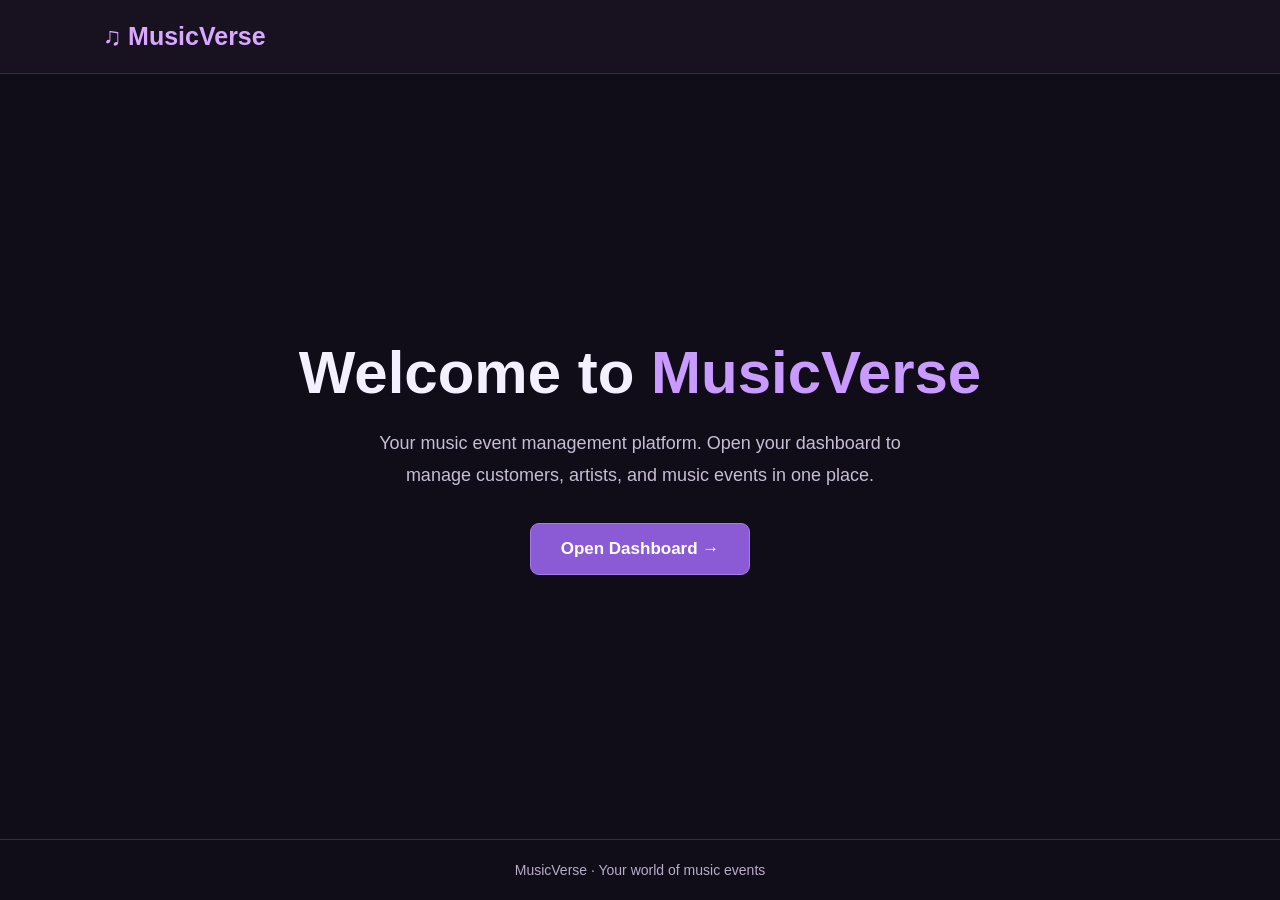
<file: src/main/webapp/index.html>
<!DOCTYPE html>
<html lang="en">
<head>
    <meta charset="UTF-8">
    <meta name="viewport" content="width=device-width, initial-scale=1.0">
    <title>MusicVerse | Home</title>

    <style>
        * {
            margin: 0;
            padding: 0;
            box-sizing: border-box;
        }

        body {
            font-family: Arial, Helvetica, sans-serif;
            background: #100d18;
            color: #f5f0ff;
            min-height: 100vh;
            display: flex;
            flex-direction: column;
        }

        nav {
            padding: 22px 8%;
            border-bottom: 1px solid #38294b;
            background: #171120;
        }

        .logo {
            color: #d9a7ff;
            font-size: 25px;
            font-weight: bold;
            text-decoration: none;
        }

        main {
            flex: 1;
            display: flex;
            flex-direction: column;
            align-items: center;
            justify-content: center;
            text-align: center;
            padding: 40px 20px;
        }

        h1 {
            font-size: clamp(36px, 6vw, 60px);
            margin-bottom: 20px;
        }

        h1 span {
            color: #c99aff;
        }

        p {
            color: #c7bdd5;
            font-size: 18px;
            max-width: 550px;
            line-height: 1.8;
            margin-bottom: 32px;
        }

        .button {
            display: inline-block;
            padding: 15px 30px;
            border-radius: 9px;
            background: #8b5bd6;
            border: 1px solid #a77be8;
            color: #ffffff;
            font-size: 17px;
            font-weight: bold;
            text-decoration: none;
            transition: background 0.2s, transform 0.2s;
        }

        .button:hover {
            background: #7041b5;
            transform: translateY(-2px);
        }

        footer {
            text-align: center;
            padding: 22px;
            border-top: 1px solid #38294b;
            color: #b9acc9;
            font-size: 14px;
        }
    </style>
</head>

<body>
    <nav>
        <a class="logo" href="index.html">♫ MusicVerse</a>
    </nav>

    <main>
        <h1>Welcome to <span>MusicVerse</span></h1>

        <p>
            Your music event management platform.
            Open your dashboard to manage customers,
            artists, and music events in one place.
        </p>

        <a class="button" href="management.html">
            Open Dashboard →
        </a>
    </main>

    <footer>
        MusicVerse · Your world of music events
    </footer>
</body>
</html>
</file>
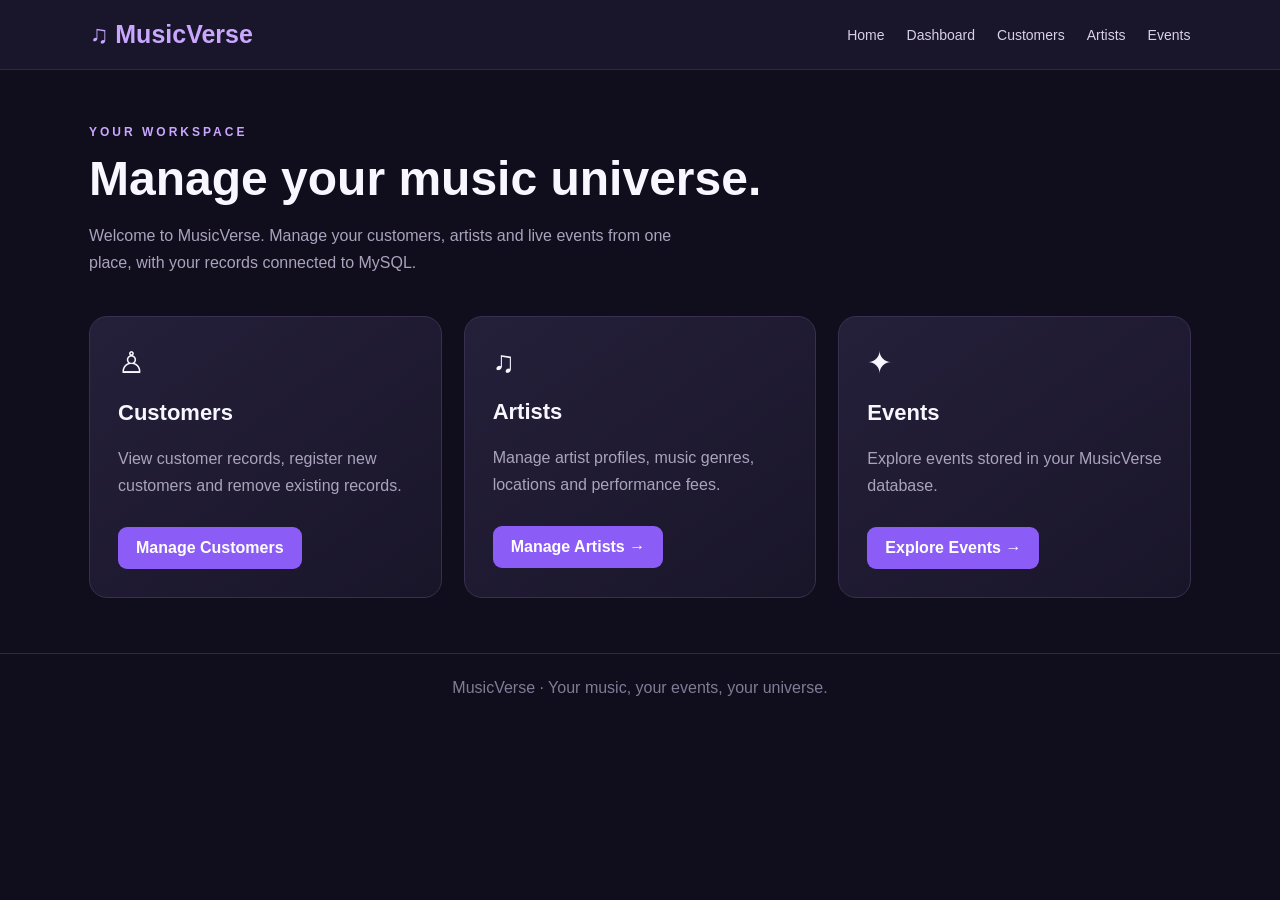
<file: src/main/webapp/management.html>
<!DOCTYPE html>
<html lang="en">
<head>
    <meta charset="UTF-8">
    <meta name="viewport" content="width=device-width, initial-scale=1.0">
    <title>MusicVerse | Dashboard</title>

    <style>
        * { box-sizing: border-box; }

        body {
            margin: 0;
            font-family: "Segoe UI", Arial, sans-serif;
            background: #100d1c;
            color: #f8f6ff;
        }

        nav {
            display: flex;
            justify-content: space-between;
            align-items: center;
            flex-wrap: wrap;
            gap: 16px;
            padding: 20px 7%;
            background: #19152a;
            border-bottom: 1px solid #302747;
        }

        .logo {
            color: #c9a7ff;
            font-size: 25px;
            font-weight: 800;
            text-decoration: none;
        }

        nav .links {
            display: flex;
            flex-wrap: wrap;
            gap: 22px;
        }

        nav .links a {
            color: #d8d1e8;
            text-decoration: none;
            font-size: 14px;
        }

        nav .links a:hover { color: #c9a7ff; }

        main {
            max-width: 1150px;
            margin: auto;
            padding: 55px 24px;
        }

        .eyebrow {
            color: #c9a7ff;
            text-transform: uppercase;
            letter-spacing: 3px;
            font-size: 12px;
            font-weight: bold;
        }

        h1 {
            font-size: clamp(32px, 5vw, 48px);
            margin: 12px 0;
        }

        .intro {
            color: #aaa3bd;
            line-height: 1.7;
            max-width: 620px;
        }

        .cards {
            display: grid;
            grid-template-columns: repeat(auto-fit, minmax(240px, 1fr));
            gap: 22px;
            margin-top: 40px;
        }

        .card {
            background: linear-gradient(145deg, #25203a, #191529);
            border: 1px solid #39304f;
            border-radius: 18px;
            padding: 28px;
            transition: transform 0.2s, border-color 0.2s;
        }

        .card:hover {
            transform: translateY(-5px);
            border-color: #a77af3;
        }

        .symbol {
            font-size: 30px;
            margin-bottom: 20px;
        }

        .card h2 { font-size: 22px; }

        .card p {
            color: #aaa3bd;
            line-height: 1.7;
            min-height: 52px;
        }

        .button {
            display: inline-block;
            margin-top: 12px;
            padding: 12px 18px;
            border-radius: 9px;
            background: #8b5cf6;
            color: white;
            text-decoration: none;
            font-weight: 600;
        }

        .button:hover { background: #7545df; }

        footer {
            text-align: center;
            padding: 25px;
            color: #827b96;
            border-top: 1px solid #302747;
        }
    </style>
</head>

<body>
    <nav>
        <a class="logo" href="index.html">♫ MusicVerse</a>

        <div class="links">
            <a href="index.html">Home</a>
            <a href="management.html">Dashboard</a>
            <a href="manage?type=customers">Customers</a>
            <a href="manage?type=artists">Artists</a>
            <a href="events">Events</a>
        </div>
    </nav>

    <main>
        <div class="eyebrow">Your workspace</div>
        <h1>Manage your music universe.</h1>
        <p class="intro">
            Welcome to MusicVerse. Manage your customers, artists and live
            events from one place, with your records connected to MySQL.
        </p>

        <div class="cards">
            <section class="card">
                <div class="symbol">♙</div>
                <h2>Customers</h2>
                <p>View customer records, register new customers and remove existing records.</p>
                <a class="button" href="customer.html">Manage Customers</a>

            </section>

            <section class="card">
                <div class="symbol">♫</div>
                <h2>Artists</h2>
                <p>Manage artist profiles, music genres, locations and performance fees.</p>
                <a class="button" href="artist.html">Manage Artists →</a>
            </section>

            <section class="card">
                <div class="symbol">✦</div>
                <h2>Events</h2>
                <p>Explore events stored in your MusicVerse database.</p>
                <a class="button" href="events">Explore Events →</a>
            </section>
        </div>
    </main>

    <footer>MusicVerse · Your music, your events, your universe.</footer>
</body>
</html>
</file>
